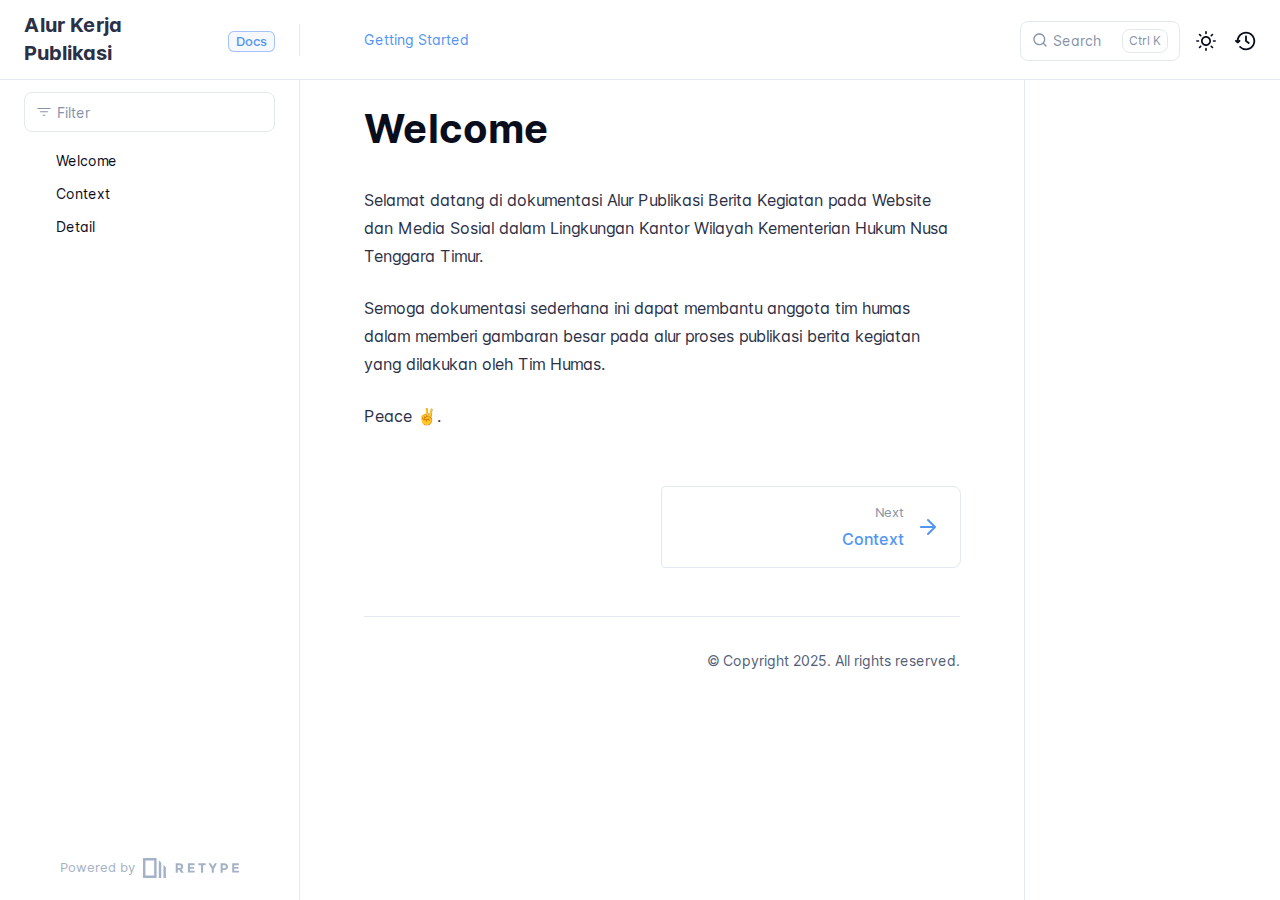
<file: docs/index.html>
<!DOCTYPE html>
<html lang="en" class="h-full">
<head>
    <meta charset="UTF-8">
    <meta name="viewport" content="width=device-width,initial-scale=1">
    <meta name="turbo-root" content="/alur-publikasi-tim-humas">
    <meta name="turbo-cache-control" content="no-cache" data-turbo-track="reload" data-track-token="3.11.0.816102897593">

    <!-- See retype.com -->
    <meta name="generator" content="Retype 3.11.0">

    <!-- Primary Meta Tags -->
    <title>Welcome</title>
    <meta name="title" content="Welcome">
    <meta name="description" content="Selamat datang di dokumentasi Alur Publikasi Berita Kegiatan pada Website dan Media Sosial dalam Lingkungan Kantor Wilayah Kementerian Hukum Nusa...">

    <!-- Canonical -->
    <link rel="canonical" href="https://irhasalif-kemenkum.github.io/alur-publikasi-tim-humas/">

    <!-- Open Graph / Facebook -->
    <meta property="og:type" content="website">
    <meta property="og:url" content="https://irhasalif-kemenkum.github.io/alur-publikasi-tim-humas/">
    <meta property="og:title" content="Welcome">
    <meta property="og:description" content="Selamat datang di dokumentasi Alur Publikasi Berita Kegiatan pada Website dan Media Sosial dalam Lingkungan Kantor Wilayah Kementerian Hukum Nusa...">

    <!-- Twitter -->
    <meta property="twitter:card" content="summary_large_image">
    <meta property="twitter:url" content="https://irhasalif-kemenkum.github.io/alur-publikasi-tim-humas/">
    <meta property="twitter:title" content="Welcome">
    <meta property="twitter:description" content="Selamat datang di dokumentasi Alur Publikasi Berita Kegiatan pada Website dan Media Sosial dalam Lingkungan Kantor Wilayah Kementerian Hukum Nusa...">

    <script data-cfasync="false">(function(){var cl=document.documentElement.classList,ls=localStorage.getItem("retype_scheme"),hd=cl.contains("dark"),hl=cl.contains("light"),wm=window.matchMedia&&window.matchMedia("(prefers-color-scheme: dark)").matches;if(ls==="dark"||(!ls&&wm&&!hd&&!hl)){cl.remove("light");cl.add("dark")}else if(ls==="light"||(!ls&&!wm&&!hd&&!hl)){cl.remove("dark");cl.add("light")}})();</script>

    <link href="resources/css/retype.css?v=3.11.0.816102897593" rel="stylesheet">

    <script data-cfasync="false" src="resources/js/config.js?v=3.11.0.816102897593" data-turbo-eval="false" defer></script>
    <script data-cfasync="false" src="resources/js/retype.js?v=3.11.0" data-turbo-eval="false" defer></script>
    <script id="lunr-js" data-cfasync="false" src="resources/js/lunr.js?v=3.11.0.816102897593" data-turbo-eval="false" defer></script>
</head>
<body>
    <div id="retype-app" class="relative text-base antialiased text-base-text bg-base-bg font-body">
        <div class="absolute bottom-0 left-0" style="top: 5rem; right: 50%"></div>
    
        <header id="retype-header" class="sticky top-0 z-30 flex w-full h-16 bg-header-bg border-b border-header-border md:h-20">
            <div class="container relative flex items-center justify-between pr-6 grow md:justify-start">
                <!-- Mobile menu button skeleton -->
                <button v-cloak class="skeleton retype-mobile-menu-button flex items-center justify-center shrink-0 overflow-hidden dark:text-white focus:outline-none rounded-full w-10 h-10 ml-3.5 md:hidden"><svg xmlns="http://www.w3.org/2000/svg" class="mb-px shrink-0" width="24" height="24" viewBox="0 0 24 24" role="presentation" style="margin-bottom: 0px;"><g fill="currentColor"><path d="M2 4h20v2H2zM2 11h20v2H2zM2 18h20v2H2z"></path></g></svg></button>
                <div v-cloak id="retype-sidebar-left-toggle-button"></div>
        
                <!-- Logo -->
                <div class="flex items-center justify-between h-full py-2 md:w-75">
                    <div class="flex items-center px-2 md:px-6">
                        <a id="retype-branding-logo" href="" class="flex items-center leading-snug text-xl">
                            <span class="dark:text-white font-bold line-clamp-1 md:line-clamp-2">Alur Kerja Publikasi</span>
                        </a><span id="retype-branding-label" class="inline-flex mt-1 px-2 py-1 ml-4 text-xs font-medium leading-none items-center rounded-md bg-branding-label-bg text-branding-label-text ring-1 ring-branding-label-border ring-inset md:inline-block">Docs</span>
                    </div>
        
                    <span class="hidden h-8 border-r md:inline-block border-base-border"></span>
                </div>
        
                <div class="flex justify-between md:grow">
                    <!-- Top Nav -->
                    <nav id="retype-header-nav" class="hidden md:flex">
                        <ul class="flex flex-col mb-4 md:pl-16 md:mb-0 md:flex-row md:items-center">
                            <li class="mr-6">
                                <a class="py-2 md:mb-0 inline-flex items-center text-sm whitespace-nowrap transition-colors duration-200 ease-linear md:text-header-text font-header-text-weight hover:text-header-text-hover" href="https://retype.com/guides/getting-started/">Getting Started</a>
                            </li>
        
                        </ul>
                    </nav>
        
                    <!-- Header Right Skeleton -->
                    <div v-cloak class="flex justify-end grow skeleton">
        
                        <!-- Search input mock -->
                        <div class="relative hidden w-40 lg:block lg:max-w-sm lg:ml-auto">
                            <div class="absolute flex items-center justify-center h-full pl-3 dark:text-dark-300">
                                <svg xmlns="http://www.w3.org/2000/svg" class="icon-base" width="16" height="16" viewBox="0 0 24 24" aria-labelledby="icon" role="presentation" style="margin-bottom: 1px;"><g fill="currentColor" ><path d="M21.71 20.29l-3.68-3.68A8.963 8.963 0 0020 11c0-4.96-4.04-9-9-9s-9 4.04-9 9 4.04 9 9 9c2.12 0 4.07-.74 5.61-1.97l3.68 3.68c.2.19.45.29.71.29s.51-.1.71-.29c.39-.39.39-1.03 0-1.42zM4 11c0-3.86 3.14-7 7-7s7 3.14 7 7c0 1.92-.78 3.66-2.04 4.93-.01.01-.02.01-.02.01-.01.01-.01.01-.01.02A6.98 6.98 0 0111 18c-3.86 0-7-3.14-7-7z" ></path></g></svg>
                            </div>
                            <input class="w-full h-10 placeholder-search-placeholder transition-colors duration-200 ease-in bg-search-bg border border-transparent rounded md:text-sm hover:border-search-border-hover focus:outline-none focus:border-search-border-focus" style="padding: 0.625rem 0.75rem 0.625rem 2rem" type="text" placeholder="Search">
                        </div>
        
                        <!-- Mobile search button -->
                        <div class="flex items-center justify-center w-10 h-10 lg:hidden">
                            <svg xmlns="http://www.w3.org/2000/svg" class="shrink-0 icon-base" width="20" height="20" viewBox="0 0 24 24" aria-labelledby="icon" role="presentation" style="margin-bottom: 0px;"><g fill="currentColor" ><path d="M21.71 20.29l-3.68-3.68A8.963 8.963 0 0020 11c0-4.96-4.04-9-9-9s-9 4.04-9 9 4.04 9 9 9c2.12 0 4.07-.74 5.61-1.97l3.68 3.68c.2.19.45.29.71.29s.51-.1.71-.29c.39-.39.39-1.03 0-1.42zM4 11c0-3.86 3.14-7 7-7s7 3.14 7 7c0 1.92-.78 3.66-2.04 4.93-.01.01-.02.01-.02.01-.01.01-.01.01-.01.02A6.98 6.98 0 0111 18c-3.86 0-7-3.14-7-7z" ></path></g></svg>
                        </div>
        
                        <!-- Dark mode switch placeholder -->
                        <div class="w-10 h-10 lg:ml-2"></div>
        
                        <!-- History button -->
                        <div class="flex items-center justify-center w-10 h-10" style="margin-right: -0.625rem;">
                            <svg xmlns="http://www.w3.org/2000/svg" class="shrink-0 icon-base" width="22" height="22" viewBox="0 0 24 24" aria-labelledby="icon" role="presentation" style="margin-bottom: 0px;"><g fill="currentColor" ><g ><path d="M12.01 6.01c-.55 0-1 .45-1 1V12a1 1 0 00.4.8l3 2.22a.985.985 0 001.39-.2.996.996 0 00-.21-1.4l-2.6-1.92V7.01c.02-.55-.43-1-.98-1z"></path><path d="M12.01 1.91c-5.33 0-9.69 4.16-10.05 9.4l-.29-.26a.997.997 0 10-1.34 1.48l1.97 1.79c.19.17.43.26.67.26s.48-.09.67-.26l1.97-1.79a.997.997 0 10-1.34-1.48l-.31.28c.34-4.14 3.82-7.41 8.05-7.41 4.46 0 8.08 3.63 8.08 8.09s-3.63 8.08-8.08 8.08c-2.18 0-4.22-.85-5.75-2.4a.996.996 0 10-1.42 1.4 10.02 10.02 0 007.17 2.99c5.56 0 10.08-4.52 10.08-10.08.01-5.56-4.52-10.09-10.08-10.09z"></path></g></g></svg>
                        </div>
                    </div>
        
                    <div v-cloak class="flex justify-end grow">
                        <div id="retype-mobile-search-button"></div>
                        <doc-search-desktop></doc-search-desktop>
        
                        <doc-theme-switch class="lg:ml-2"></doc-theme-switch>
                        <doc-history></doc-history>
                    </div>
                </div>
            </div>
        </header>
    
    
        <div id="retype-container" class="container relative flex bg-white">
            <!-- Sidebar Skeleton -->
            <div v-cloak class="fixed flex flex-col shrink-0 duration-300 ease-in-out bg-sidebar-left-bg border-sidebar-left-border sidebar top-20 w-75 border-r h-screen md:sticky transition-transform skeleton">
            
                <div class="flex items-center h-16 px-6">
                    <input class="w-full h-8 px-3 py-2 transition-colors duration-200 ease-linear bg-filter-bg border border-filter-border rounded shadow-none text-sm focus:outline-none focus:border-filter-border-focus" type="text" placeholder="Filter">
                </div>
            
                <div class="pl-6 mt-1 mb-4">
                    <div class="w-32 h-3 mb-4 bg-skeleton-bg rounded-full loading"></div>
                    <div class="w-48 h-3 mb-4 bg-skeleton-bg rounded-full loading"></div>
                    <div class="w-40 h-3 mb-4 bg-skeleton-bg rounded-full loading"></div>
                    <div class="w-32 h-3 mb-4 bg-skeleton-bg rounded-full loading"></div>
                    <div class="w-48 h-3 mb-4 bg-skeleton-bg rounded-full loading"></div>
                    <div class="w-40 h-3 mb-4 bg-skeleton-bg rounded-full loading"></div>
                </div>
            
                <div class="shrink-0 mt-auto bg-transparent dark:border-base-border">
                    <a class="flex items-center justify-center flex-nowrap h-16 text-gray-350 dark:text-dark-400 hover:text-gray-600 dark:hover:text-dark-300 transition-colors duration-150 ease-in docs-powered-by" target="_blank" href="https://retype.com/" rel="noopener">
                        <span class="text-xs whitespace-nowrap">Powered by</span>
                        <svg xmlns="http://www.w3.org/2000/svg" class="ml-2" fill="currentColor" width="96" height="20" overflow="visible"><path d="M0 0v20h13.59V0H0zm11.15 17.54H2.44V2.46h8.71v15.08zM15.8 20h2.44V4.67L15.8 2.22zM20.45 6.89V20h2.44V9.34z"/><g><path d="M40.16 8.44c0 1.49-.59 2.45-1.75 2.88l2.34 3.32h-2.53l-2.04-2.96h-1.43v2.96h-2.06V5.36h3.5c1.43 0 2.46.24 3.07.73s.9 1.27.9 2.35zm-2.48 1.1c.26-.23.38-.59.38-1.09 0-.5-.13-.84-.4-1.03s-.73-.28-1.39-.28h-1.54v2.75h1.5c.72 0 1.2-.12 1.45-.35zM51.56 5.36V7.2h-4.59v1.91h4.13v1.76h-4.13v1.92h4.74v1.83h-6.79V5.36h6.64zM60.09 7.15v7.48h-2.06V7.15h-2.61V5.36h7.28v1.79h-2.61zM70.81 14.64h-2.06v-3.66l-3.19-5.61h2.23l1.99 3.45 1.99-3.45H74l-3.19 5.61v3.66zM83.99 6.19c.65.55.97 1.4.97 2.55s-.33 1.98-1 2.51-1.68.8-3.04.8h-1.23v2.59h-2.06V5.36h3.26c1.42 0 2.45.28 3.1.83zm-1.51 3.65c.25-.28.37-.69.37-1.22s-.16-.92-.48-1.14c-.32-.23-.82-.34-1.5-.34H79.7v3.12h1.38c.68 0 1.15-.14 1.4-.42zM95.85 5.36V7.2h-4.59v1.91h4.13v1.76h-4.13v1.92H96v1.83h-6.79V5.36h6.64z"/></g></svg>
                    </a>
                </div>
            </div>
            
            <!-- Sidebar component -->
            <doc-sidebar v-cloak>
                <template #sidebar-footer>
                    <div class="shrink-0 mt-auto border-t md:bg-transparent md:border-none dark:border-base-border">
            
                        <div class="py-3 px-6 md:hidden border-b dark:border-base-border">
                            <nav>
                                <ul class="flex flex-wrap justify-center items-center">
                                    <li class="mr-6">
                                        <a class="block py-1 inline-flex items-center text-sm whitespace-nowrap transition-colors duration-200 ease-linear md:text-header-text font-header-text-weight hover:text-header-text-hover" href="https://retype.com/guides/getting-started/">Getting Started</a>
                                    </li>
            
                                </ul>
                            </nav>
                        </div>
            
                        <a class="flex items-center justify-center flex-nowrap h-16 text-gray-350 dark:text-dark-400 hover:text-gray-600 dark:hover:text-dark-300 transition-colors duration-150 ease-in docs-powered-by" target="_blank" href="https://retype.com/" rel="noopener">
                            <span class="text-xs whitespace-nowrap">Powered by</span>
                            <svg xmlns="http://www.w3.org/2000/svg" class="ml-2" fill="currentColor" width="96" height="20" overflow="visible"><path d="M0 0v20h13.59V0H0zm11.15 17.54H2.44V2.46h8.71v15.08zM15.8 20h2.44V4.67L15.8 2.22zM20.45 6.89V20h2.44V9.34z"/><g><path d="M40.16 8.44c0 1.49-.59 2.45-1.75 2.88l2.34 3.32h-2.53l-2.04-2.96h-1.43v2.96h-2.06V5.36h3.5c1.43 0 2.46.24 3.07.73s.9 1.27.9 2.35zm-2.48 1.1c.26-.23.38-.59.38-1.09 0-.5-.13-.84-.4-1.03s-.73-.28-1.39-.28h-1.54v2.75h1.5c.72 0 1.2-.12 1.45-.35zM51.56 5.36V7.2h-4.59v1.91h4.13v1.76h-4.13v1.92h4.74v1.83h-6.79V5.36h6.64zM60.09 7.15v7.48h-2.06V7.15h-2.61V5.36h7.28v1.79h-2.61zM70.81 14.64h-2.06v-3.66l-3.19-5.61h2.23l1.99 3.45 1.99-3.45H74l-3.19 5.61v3.66zM83.99 6.19c.65.55.97 1.4.97 2.55s-.33 1.98-1 2.51-1.68.8-3.04.8h-1.23v2.59h-2.06V5.36h3.26c1.42 0 2.45.28 3.1.83zm-1.51 3.65c.25-.28.37-.69.37-1.22s-.16-.92-.48-1.14c-.32-.23-.82-.34-1.5-.34H79.7v3.12h1.38c.68 0 1.15-.14 1.4-.42zM95.85 5.36V7.2h-4.59v1.91h4.13v1.76h-4.13v1.92H96v1.83h-6.79V5.36h6.64z"/></g></svg>
                        </a>
                    </div>
                </template>
            </doc-sidebar>
    
            <div class="grow min-w-0 bg-body-bg">
                <!-- Render "toolbar" template here on api pages --><!-- Render page content -->
                <div class="flex">
                    <div id="retype-main" class="min-w-0 p-4 grow md:px-16">
                        <main class="relative pb-12 lg:pt-2">
                            <div class="retype-markdown" id="retype-content">
                                <!-- Rendered if sidebar right is enabled -->
                                <div id="retype-sidebar-right-toggle"></div>
                                <!-- Page content  -->
<doc-anchor-target id="welcome" class="break-words">
    <h1>
        <doc-anchor-trigger class="header-anchor-trigger" to="#welcome">#</doc-anchor-trigger>
        <span>Welcome</span>
    </h1>
</doc-anchor-target>
<p>Selamat datang di dokumentasi Alur Publikasi Berita Kegiatan pada Website dan Media Sosial dalam Lingkungan Kantor Wilayah Kementerian Hukum Nusa Tenggara Timur.</p>
<p>Semoga dokumentasi sederhana ini dapat membantu anggota tim humas dalam memberi gambaran besar pada alur proses publikasi berita kegiatan yang dilakukan oleh Tim Humas.</p>
<p>Peace <span class="docs-emoji">&#x270C;&#xFE0F;</span>.</p>

                                
                                <!-- Required only on API pages -->
                                <doc-toolbar-member-filter-no-results></doc-toolbar-member-filter-no-results>
                            </div>
                            <footer id="retype-content-footer" class="clear-both">
                            
                                <nav id="retype-nextprev" class="print:hidden flex mt-14">
                                    <div class="w-1/2">
                                    </div>
                            
                                    <div class="w-1/2">
                                        <a class="px-5 py-4 -mx-px h-full flex items-center justify-end break-normal font-medium text-body-link border border-base-border hover:border-base-border-hover rounded-l rounded-r-lg transition-colors duration-150 relative hover:z-5" href="context/">
                                            <span>
                                                <span class="block text-xs font-normal text-right text-base-text-muted">Next</span>
                                                <span class="block mt-1">Context</span>
                                            </span>
                                            <svg xmlns="http://www.w3.org/2000/svg" class="ml-3" width="24" height="24" viewBox="0 0 24 24" fill="currentColor" overflow="visible"><path d="M19.92 12.38a1 1 0 00-.22-1.09l-7-7a.996.996 0 10-1.41 1.41l5.3 5.3H5c-.55 0-1 .45-1 1s.45 1 1 1h11.59l-5.29 5.29a.996.996 0 000 1.41c.19.2.44.3.7.3s.51-.1.71-.29l7-7c.09-.09.16-.21.21-.33z" /><path fill="none" d="M0 0h24v24H0z" /></svg>
                                        </a>
                                    </div>
                                </nav>
                            </footer>
                        </main>
                
                        <div id="retype-page-footer" class="print:border-none border-t border-base-border pt-6 mb-8">
                            <footer class="flex flex-wrap items-center justify-between print:justify-center">
                                <div id="retype-footer-links" class="print:hidden">
                                    <ul class="flex flex-wrap items-center text-sm">
                                    </ul>
                                </div>
                                <div id="retype-copyright" class="print:justify-center py-2 text-footer-text font-footer-link-weight text-sm leading-relaxed"><p>© Copyright 2025. All rights reserved.</p></div>
                            </footer>
                        </div>
                    </div>
                
                    <!-- Rendered if sidebar right is enabled -->
                    <!-- Sidebar right skeleton-->
                    <div v-cloak class="fixed top-0 bottom-0 right-0 translate-x-full bg-sidebar-right-bg border-sidebar-right-border lg:sticky lg:border-l lg:shrink-0 lg:pt-6 lg:transform-none sm:w-1/2 lg:w-64 lg:z-0 md:w-104 sidebar-right skeleton">
                        <div class="pl-5">
                            <div class="w-32 h-3 mb-4 bg-skeleton-bg rounded-full loading"></div>
                            <div class="w-48 h-3 mb-4 bg-skeleton-bg rounded-full loading"></div>
                            <div class="w-40 h-3 mb-4 bg-skeleton-bg rounded-full loading"></div>
                        </div>
                    </div>
                
                    <!-- User should be able to hide sidebar right -->
                    <doc-sidebar-right v-cloak></doc-sidebar-right>
                </div>

            </div>
        </div>
    
        <doc-search-mobile></doc-search-mobile>
        <doc-back-to-top></doc-back-to-top>
    </div>


    <div id="retype-overlay-target"></div>

    <script data-cfasync="false">window.__DOCS__ = { "title": "Welcome", isRoot: true, level: 0, icon: "file", hasPrism: false, hasMermaid: false, hasMath: false, tocDepth: 23 }</script>
</body>
</html>
</file>
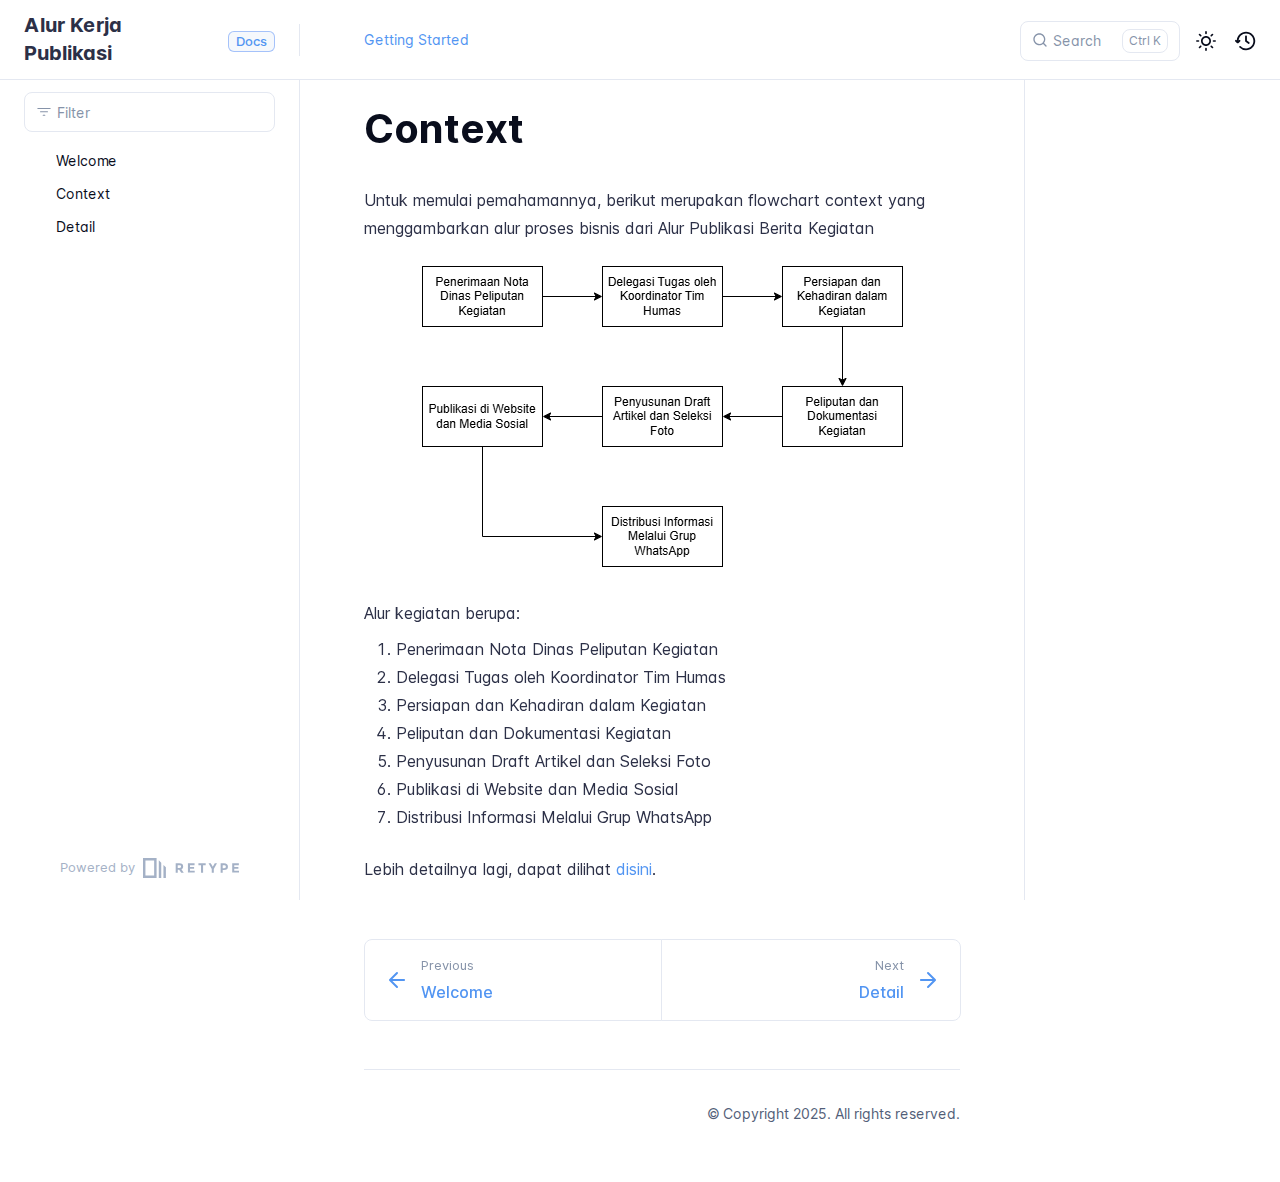
<file: docs/context/index.html>
<!DOCTYPE html>
<html lang="en" class="h-full">
<head>
    <meta charset="UTF-8">
    <meta name="viewport" content="width=device-width,initial-scale=1">
    <meta name="turbo-root" content="/alur-publikasi-tim-humas">
    <meta name="turbo-cache-control" content="no-cache" data-turbo-track="reload" data-track-token="3.11.0.816102897593">

    <!-- See retype.com -->
    <meta name="generator" content="Retype 3.11.0">

    <!-- Primary Meta Tags -->
    <title>Context</title>
    <meta name="title" content="Context">
    <meta name="description" content="Untuk memulai pemahamannya, berikut merupakan flowchart context yang menggambarkan alur proses bisnis dari Alur Publikasi Berita Kegiatan">

    <!-- Canonical -->
    <link rel="canonical" href="https://irhasalif-kemenkum.github.io/alur-publikasi-tim-humas/context/">

    <!-- Open Graph / Facebook -->
    <meta property="og:type" content="website">
    <meta property="og:url" content="https://irhasalif-kemenkum.github.io/alur-publikasi-tim-humas/context/">
    <meta property="og:title" content="Context">
    <meta property="og:description" content="Untuk memulai pemahamannya, berikut merupakan flowchart context yang menggambarkan alur proses bisnis dari Alur Publikasi Berita Kegiatan">
    <meta property="og:image" content="https://irhasalif-kemenkum.github.io/alur-publikasi-tim-humas/static/flowchart-alur-publikasi-berita-kegiatan.png">

    <!-- Twitter -->
    <meta property="twitter:card" content="summary_large_image">
    <meta property="twitter:url" content="https://irhasalif-kemenkum.github.io/alur-publikasi-tim-humas/context/">
    <meta property="twitter:title" content="Context">
    <meta property="twitter:description" content="Untuk memulai pemahamannya, berikut merupakan flowchart context yang menggambarkan alur proses bisnis dari Alur Publikasi Berita Kegiatan">
    <meta property="twitter:image" content="https://irhasalif-kemenkum.github.io/alur-publikasi-tim-humas/static/flowchart-alur-publikasi-berita-kegiatan.png">

    <script data-cfasync="false">(function(){var cl=document.documentElement.classList,ls=localStorage.getItem("retype_scheme"),hd=cl.contains("dark"),hl=cl.contains("light"),wm=window.matchMedia&&window.matchMedia("(prefers-color-scheme: dark)").matches;if(ls==="dark"||(!ls&&wm&&!hd&&!hl)){cl.remove("light");cl.add("dark")}else if(ls==="light"||(!ls&&!wm&&!hd&&!hl)){cl.remove("dark");cl.add("light")}})();</script>

    <link href="../resources/css/retype.css?v=3.11.0.816102897593" rel="stylesheet">

    <script data-cfasync="false" src="../resources/js/config.js?v=3.11.0.816102897593" data-turbo-eval="false" defer></script>
    <script data-cfasync="false" src="../resources/js/retype.js?v=3.11.0" data-turbo-eval="false" defer></script>
    <script id="lunr-js" data-cfasync="false" src="../resources/js/lunr.js?v=3.11.0.816102897593" data-turbo-eval="false" defer></script>
</head>
<body>
    <div id="retype-app" class="relative text-base antialiased text-base-text bg-base-bg font-body">
        <div class="absolute bottom-0 left-0" style="top: 5rem; right: 50%"></div>
    
        <header id="retype-header" class="sticky top-0 z-30 flex w-full h-16 bg-header-bg border-b border-header-border md:h-20">
            <div class="container relative flex items-center justify-between pr-6 grow md:justify-start">
                <!-- Mobile menu button skeleton -->
                <button v-cloak class="skeleton retype-mobile-menu-button flex items-center justify-center shrink-0 overflow-hidden dark:text-white focus:outline-none rounded-full w-10 h-10 ml-3.5 md:hidden"><svg xmlns="http://www.w3.org/2000/svg" class="mb-px shrink-0" width="24" height="24" viewBox="0 0 24 24" role="presentation" style="margin-bottom: 0px;"><g fill="currentColor"><path d="M2 4h20v2H2zM2 11h20v2H2zM2 18h20v2H2z"></path></g></svg></button>
                <div v-cloak id="retype-sidebar-left-toggle-button"></div>
        
                <!-- Logo -->
                <div class="flex items-center justify-between h-full py-2 md:w-75">
                    <div class="flex items-center px-2 md:px-6">
                        <a id="retype-branding-logo" href="../" class="flex items-center leading-snug text-xl">
                            <span class="dark:text-white font-bold line-clamp-1 md:line-clamp-2">Alur Kerja Publikasi</span>
                        </a><span id="retype-branding-label" class="inline-flex mt-1 px-2 py-1 ml-4 text-xs font-medium leading-none items-center rounded-md bg-branding-label-bg text-branding-label-text ring-1 ring-branding-label-border ring-inset md:inline-block">Docs</span>
                    </div>
        
                    <span class="hidden h-8 border-r md:inline-block border-base-border"></span>
                </div>
        
                <div class="flex justify-between md:grow">
                    <!-- Top Nav -->
                    <nav id="retype-header-nav" class="hidden md:flex">
                        <ul class="flex flex-col mb-4 md:pl-16 md:mb-0 md:flex-row md:items-center">
                            <li class="mr-6">
                                <a class="py-2 md:mb-0 inline-flex items-center text-sm whitespace-nowrap transition-colors duration-200 ease-linear md:text-header-text font-header-text-weight hover:text-header-text-hover" href="https://retype.com/guides/getting-started/">Getting Started</a>
                            </li>
        
                        </ul>
                    </nav>
        
                    <!-- Header Right Skeleton -->
                    <div v-cloak class="flex justify-end grow skeleton">
        
                        <!-- Search input mock -->
                        <div class="relative hidden w-40 lg:block lg:max-w-sm lg:ml-auto">
                            <div class="absolute flex items-center justify-center h-full pl-3 dark:text-dark-300">
                                <svg xmlns="http://www.w3.org/2000/svg" class="icon-base" width="16" height="16" viewBox="0 0 24 24" aria-labelledby="icon" role="presentation" style="margin-bottom: 1px;"><g fill="currentColor" ><path d="M21.71 20.29l-3.68-3.68A8.963 8.963 0 0020 11c0-4.96-4.04-9-9-9s-9 4.04-9 9 4.04 9 9 9c2.12 0 4.07-.74 5.61-1.97l3.68 3.68c.2.19.45.29.71.29s.51-.1.71-.29c.39-.39.39-1.03 0-1.42zM4 11c0-3.86 3.14-7 7-7s7 3.14 7 7c0 1.92-.78 3.66-2.04 4.93-.01.01-.02.01-.02.01-.01.01-.01.01-.01.02A6.98 6.98 0 0111 18c-3.86 0-7-3.14-7-7z" ></path></g></svg>
                            </div>
                            <input class="w-full h-10 placeholder-search-placeholder transition-colors duration-200 ease-in bg-search-bg border border-transparent rounded md:text-sm hover:border-search-border-hover focus:outline-none focus:border-search-border-focus" style="padding: 0.625rem 0.75rem 0.625rem 2rem" type="text" placeholder="Search">
                        </div>
        
                        <!-- Mobile search button -->
                        <div class="flex items-center justify-center w-10 h-10 lg:hidden">
                            <svg xmlns="http://www.w3.org/2000/svg" class="shrink-0 icon-base" width="20" height="20" viewBox="0 0 24 24" aria-labelledby="icon" role="presentation" style="margin-bottom: 0px;"><g fill="currentColor" ><path d="M21.71 20.29l-3.68-3.68A8.963 8.963 0 0020 11c0-4.96-4.04-9-9-9s-9 4.04-9 9 4.04 9 9 9c2.12 0 4.07-.74 5.61-1.97l3.68 3.68c.2.19.45.29.71.29s.51-.1.71-.29c.39-.39.39-1.03 0-1.42zM4 11c0-3.86 3.14-7 7-7s7 3.14 7 7c0 1.92-.78 3.66-2.04 4.93-.01.01-.02.01-.02.01-.01.01-.01.01-.01.02A6.98 6.98 0 0111 18c-3.86 0-7-3.14-7-7z" ></path></g></svg>
                        </div>
        
                        <!-- Dark mode switch placeholder -->
                        <div class="w-10 h-10 lg:ml-2"></div>
        
                        <!-- History button -->
                        <div class="flex items-center justify-center w-10 h-10" style="margin-right: -0.625rem;">
                            <svg xmlns="http://www.w3.org/2000/svg" class="shrink-0 icon-base" width="22" height="22" viewBox="0 0 24 24" aria-labelledby="icon" role="presentation" style="margin-bottom: 0px;"><g fill="currentColor" ><g ><path d="M12.01 6.01c-.55 0-1 .45-1 1V12a1 1 0 00.4.8l3 2.22a.985.985 0 001.39-.2.996.996 0 00-.21-1.4l-2.6-1.92V7.01c.02-.55-.43-1-.98-1z"></path><path d="M12.01 1.91c-5.33 0-9.69 4.16-10.05 9.4l-.29-.26a.997.997 0 10-1.34 1.48l1.97 1.79c.19.17.43.26.67.26s.48-.09.67-.26l1.97-1.79a.997.997 0 10-1.34-1.48l-.31.28c.34-4.14 3.82-7.41 8.05-7.41 4.46 0 8.08 3.63 8.08 8.09s-3.63 8.08-8.08 8.08c-2.18 0-4.22-.85-5.75-2.4a.996.996 0 10-1.42 1.4 10.02 10.02 0 007.17 2.99c5.56 0 10.08-4.52 10.08-10.08.01-5.56-4.52-10.09-10.08-10.09z"></path></g></g></svg>
                        </div>
                    </div>
        
                    <div v-cloak class="flex justify-end grow">
                        <div id="retype-mobile-search-button"></div>
                        <doc-search-desktop></doc-search-desktop>
        
                        <doc-theme-switch class="lg:ml-2"></doc-theme-switch>
                        <doc-history></doc-history>
                    </div>
                </div>
            </div>
        </header>
    
    
        <div id="retype-container" class="container relative flex bg-white">
            <!-- Sidebar Skeleton -->
            <div v-cloak class="fixed flex flex-col shrink-0 duration-300 ease-in-out bg-sidebar-left-bg border-sidebar-left-border sidebar top-20 w-75 border-r h-screen md:sticky transition-transform skeleton">
            
                <div class="flex items-center h-16 px-6">
                    <input class="w-full h-8 px-3 py-2 transition-colors duration-200 ease-linear bg-filter-bg border border-filter-border rounded shadow-none text-sm focus:outline-none focus:border-filter-border-focus" type="text" placeholder="Filter">
                </div>
            
                <div class="pl-6 mt-1 mb-4">
                    <div class="w-32 h-3 mb-4 bg-skeleton-bg rounded-full loading"></div>
                    <div class="w-48 h-3 mb-4 bg-skeleton-bg rounded-full loading"></div>
                    <div class="w-40 h-3 mb-4 bg-skeleton-bg rounded-full loading"></div>
                    <div class="w-32 h-3 mb-4 bg-skeleton-bg rounded-full loading"></div>
                    <div class="w-48 h-3 mb-4 bg-skeleton-bg rounded-full loading"></div>
                    <div class="w-40 h-3 mb-4 bg-skeleton-bg rounded-full loading"></div>
                </div>
            
                <div class="shrink-0 mt-auto bg-transparent dark:border-base-border">
                    <a class="flex items-center justify-center flex-nowrap h-16 text-gray-350 dark:text-dark-400 hover:text-gray-600 dark:hover:text-dark-300 transition-colors duration-150 ease-in docs-powered-by" target="_blank" href="https://retype.com/" rel="noopener">
                        <span class="text-xs whitespace-nowrap">Powered by</span>
                        <svg xmlns="http://www.w3.org/2000/svg" class="ml-2" fill="currentColor" width="96" height="20" overflow="visible"><path d="M0 0v20h13.59V0H0zm11.15 17.54H2.44V2.46h8.71v15.08zM15.8 20h2.44V4.67L15.8 2.22zM20.45 6.89V20h2.44V9.34z"/><g><path d="M40.16 8.44c0 1.49-.59 2.45-1.75 2.88l2.34 3.32h-2.53l-2.04-2.96h-1.43v2.96h-2.06V5.36h3.5c1.43 0 2.46.24 3.07.73s.9 1.27.9 2.35zm-2.48 1.1c.26-.23.38-.59.38-1.09 0-.5-.13-.84-.4-1.03s-.73-.28-1.39-.28h-1.54v2.75h1.5c.72 0 1.2-.12 1.45-.35zM51.56 5.36V7.2h-4.59v1.91h4.13v1.76h-4.13v1.92h4.74v1.83h-6.79V5.36h6.64zM60.09 7.15v7.48h-2.06V7.15h-2.61V5.36h7.28v1.79h-2.61zM70.81 14.64h-2.06v-3.66l-3.19-5.61h2.23l1.99 3.45 1.99-3.45H74l-3.19 5.61v3.66zM83.99 6.19c.65.55.97 1.4.97 2.55s-.33 1.98-1 2.51-1.68.8-3.04.8h-1.23v2.59h-2.06V5.36h3.26c1.42 0 2.45.28 3.1.83zm-1.51 3.65c.25-.28.37-.69.37-1.22s-.16-.92-.48-1.14c-.32-.23-.82-.34-1.5-.34H79.7v3.12h1.38c.68 0 1.15-.14 1.4-.42zM95.85 5.36V7.2h-4.59v1.91h4.13v1.76h-4.13v1.92H96v1.83h-6.79V5.36h6.64z"/></g></svg>
                    </a>
                </div>
            </div>
            
            <!-- Sidebar component -->
            <doc-sidebar v-cloak>
                <template #sidebar-footer>
                    <div class="shrink-0 mt-auto border-t md:bg-transparent md:border-none dark:border-base-border">
            
                        <div class="py-3 px-6 md:hidden border-b dark:border-base-border">
                            <nav>
                                <ul class="flex flex-wrap justify-center items-center">
                                    <li class="mr-6">
                                        <a class="block py-1 inline-flex items-center text-sm whitespace-nowrap transition-colors duration-200 ease-linear md:text-header-text font-header-text-weight hover:text-header-text-hover" href="https://retype.com/guides/getting-started/">Getting Started</a>
                                    </li>
            
                                </ul>
                            </nav>
                        </div>
            
                        <a class="flex items-center justify-center flex-nowrap h-16 text-gray-350 dark:text-dark-400 hover:text-gray-600 dark:hover:text-dark-300 transition-colors duration-150 ease-in docs-powered-by" target="_blank" href="https://retype.com/" rel="noopener">
                            <span class="text-xs whitespace-nowrap">Powered by</span>
                            <svg xmlns="http://www.w3.org/2000/svg" class="ml-2" fill="currentColor" width="96" height="20" overflow="visible"><path d="M0 0v20h13.59V0H0zm11.15 17.54H2.44V2.46h8.71v15.08zM15.8 20h2.44V4.67L15.8 2.22zM20.45 6.89V20h2.44V9.34z"/><g><path d="M40.16 8.44c0 1.49-.59 2.45-1.75 2.88l2.34 3.32h-2.53l-2.04-2.96h-1.43v2.96h-2.06V5.36h3.5c1.43 0 2.46.24 3.07.73s.9 1.27.9 2.35zm-2.48 1.1c.26-.23.38-.59.38-1.09 0-.5-.13-.84-.4-1.03s-.73-.28-1.39-.28h-1.54v2.75h1.5c.72 0 1.2-.12 1.45-.35zM51.56 5.36V7.2h-4.59v1.91h4.13v1.76h-4.13v1.92h4.74v1.83h-6.79V5.36h6.64zM60.09 7.15v7.48h-2.06V7.15h-2.61V5.36h7.28v1.79h-2.61zM70.81 14.64h-2.06v-3.66l-3.19-5.61h2.23l1.99 3.45 1.99-3.45H74l-3.19 5.61v3.66zM83.99 6.19c.65.55.97 1.4.97 2.55s-.33 1.98-1 2.51-1.68.8-3.04.8h-1.23v2.59h-2.06V5.36h3.26c1.42 0 2.45.28 3.1.83zm-1.51 3.65c.25-.28.37-.69.37-1.22s-.16-.92-.48-1.14c-.32-.23-.82-.34-1.5-.34H79.7v3.12h1.38c.68 0 1.15-.14 1.4-.42zM95.85 5.36V7.2h-4.59v1.91h4.13v1.76h-4.13v1.92H96v1.83h-6.79V5.36h6.64z"/></g></svg>
                        </a>
                    </div>
                </template>
            </doc-sidebar>
    
            <div class="grow min-w-0 bg-body-bg">
                <!-- Render "toolbar" template here on api pages --><!-- Render page content -->
                <div class="flex">
                    <div id="retype-main" class="min-w-0 p-4 grow md:px-16">
                        <main class="relative pb-12 lg:pt-2">
                            <div class="retype-markdown" id="retype-content">
                                <!-- Rendered if sidebar right is enabled -->
                                <div id="retype-sidebar-right-toggle"></div>
                                <!-- Page content  -->
<doc-anchor-target id="context" class="break-words">
    <h1>
        <doc-anchor-trigger class="header-anchor-trigger" to="#context">#</doc-anchor-trigger>
        <span>Context</span>
    </h1>
</doc-anchor-target>
<p>Untuk memulai pemahamannya, berikut merupakan flowchart context yang menggambarkan alur proses bisnis dari Alur Publikasi Berita Kegiatan</p>
<p><figure class="content-center">
    <img src="../static/flowchart-alur-publikasi-berita-kegiatan.png" alt="" class="rounded-image-rounded border-image-border border-image-border-width" />
    <figcaption class="caption"></figcaption>
</figure>
</p>
<p>Alur kegiatan berupa:</p>
<ol>
<li>Penerimaan Nota Dinas Peliputan Kegiatan</li>
<li>Delegasi Tugas oleh Koordinator Tim Humas</li>
<li>Persiapan dan Kehadiran dalam Kegiatan</li>
<li>Peliputan dan Dokumentasi Kegiatan</li>
<li>Penyusunan Draft Artikel dan Seleksi Foto</li>
<li>Publikasi di Website dan Media Sosial</li>
<li>Distribusi Informasi Melalui Grup WhatsApp</li>
</ol>
<p>Lebih detailnya lagi, dapat dilihat <a href="../detail/">disini</a>.</p>

                                
                                <!-- Required only on API pages -->
                                <doc-toolbar-member-filter-no-results></doc-toolbar-member-filter-no-results>
                            </div>
                            <footer id="retype-content-footer" class="clear-both">
                            
                                <nav id="retype-nextprev" class="print:hidden flex mt-14">
                                    <div class="w-1/2">
                                        <a class="px-5 py-4 h-full flex items-center break-normal font-medium text-body-link border border-base-border hover:border-base-border-hover rounded-l-lg transition-colors duration-150 relative hover:z-5" href="../">
                                            <svg xmlns="http://www.w3.org/2000/svg" class="mr-3" width="24" height="24" viewBox="0 0 24 24" fill="currentColor" overflow="visible"><path d="M19 11H7.41l5.29-5.29a.996.996 0 10-1.41-1.41l-7 7a1 1 0 000 1.42l7 7a1.024 1.024 0 001.42-.01.996.996 0 000-1.41L7.41 13H19c.55 0 1-.45 1-1s-.45-1-1-1z" /><path fill="none" d="M0 0h24v24H0z" /></svg>
                                            <span>
                                                <span class="block text-xs font-normal text-base-text-muted">Previous</span>
                                                <span class="block mt-1">Welcome</span>
                                            </span>
                                        </a>
                                    </div>
                            
                                    <div class="w-1/2">
                                        <a class="px-5 py-4 -mx-px h-full flex items-center justify-end break-normal font-medium text-body-link border border-base-border hover:border-base-border-hover rounded-r-lg transition-colors duration-150 relative hover:z-5" href="../detail/">
                                            <span>
                                                <span class="block text-xs font-normal text-right text-base-text-muted">Next</span>
                                                <span class="block mt-1">Detail</span>
                                            </span>
                                            <svg xmlns="http://www.w3.org/2000/svg" class="ml-3" width="24" height="24" viewBox="0 0 24 24" fill="currentColor" overflow="visible"><path d="M19.92 12.38a1 1 0 00-.22-1.09l-7-7a.996.996 0 10-1.41 1.41l5.3 5.3H5c-.55 0-1 .45-1 1s.45 1 1 1h11.59l-5.29 5.29a.996.996 0 000 1.41c.19.2.44.3.7.3s.51-.1.71-.29l7-7c.09-.09.16-.21.21-.33z" /><path fill="none" d="M0 0h24v24H0z" /></svg>
                                        </a>
                                    </div>
                                </nav>
                            </footer>
                        </main>
                
                        <div id="retype-page-footer" class="print:border-none border-t border-base-border pt-6 mb-8">
                            <footer class="flex flex-wrap items-center justify-between print:justify-center">
                                <div id="retype-footer-links" class="print:hidden">
                                    <ul class="flex flex-wrap items-center text-sm">
                                    </ul>
                                </div>
                                <div id="retype-copyright" class="print:justify-center py-2 text-footer-text font-footer-link-weight text-sm leading-relaxed"><p>© Copyright 2025. All rights reserved.</p></div>
                            </footer>
                        </div>
                    </div>
                
                    <!-- Rendered if sidebar right is enabled -->
                    <!-- Sidebar right skeleton-->
                    <div v-cloak class="fixed top-0 bottom-0 right-0 translate-x-full bg-sidebar-right-bg border-sidebar-right-border lg:sticky lg:border-l lg:shrink-0 lg:pt-6 lg:transform-none sm:w-1/2 lg:w-64 lg:z-0 md:w-104 sidebar-right skeleton">
                        <div class="pl-5">
                            <div class="w-32 h-3 mb-4 bg-skeleton-bg rounded-full loading"></div>
                            <div class="w-48 h-3 mb-4 bg-skeleton-bg rounded-full loading"></div>
                            <div class="w-40 h-3 mb-4 bg-skeleton-bg rounded-full loading"></div>
                        </div>
                    </div>
                
                    <!-- User should be able to hide sidebar right -->
                    <doc-sidebar-right v-cloak></doc-sidebar-right>
                </div>

            </div>
        </div>
    
        <doc-search-mobile></doc-search-mobile>
        <doc-back-to-top></doc-back-to-top>
    </div>


    <div id="retype-overlay-target"></div>

    <script data-cfasync="false">window.__DOCS__ = { "title": "Context", level: 1, icon: "file", hasPrism: false, hasMermaid: false, hasMath: false, tocDepth: 23 }</script>
</body>
</html>
</file>
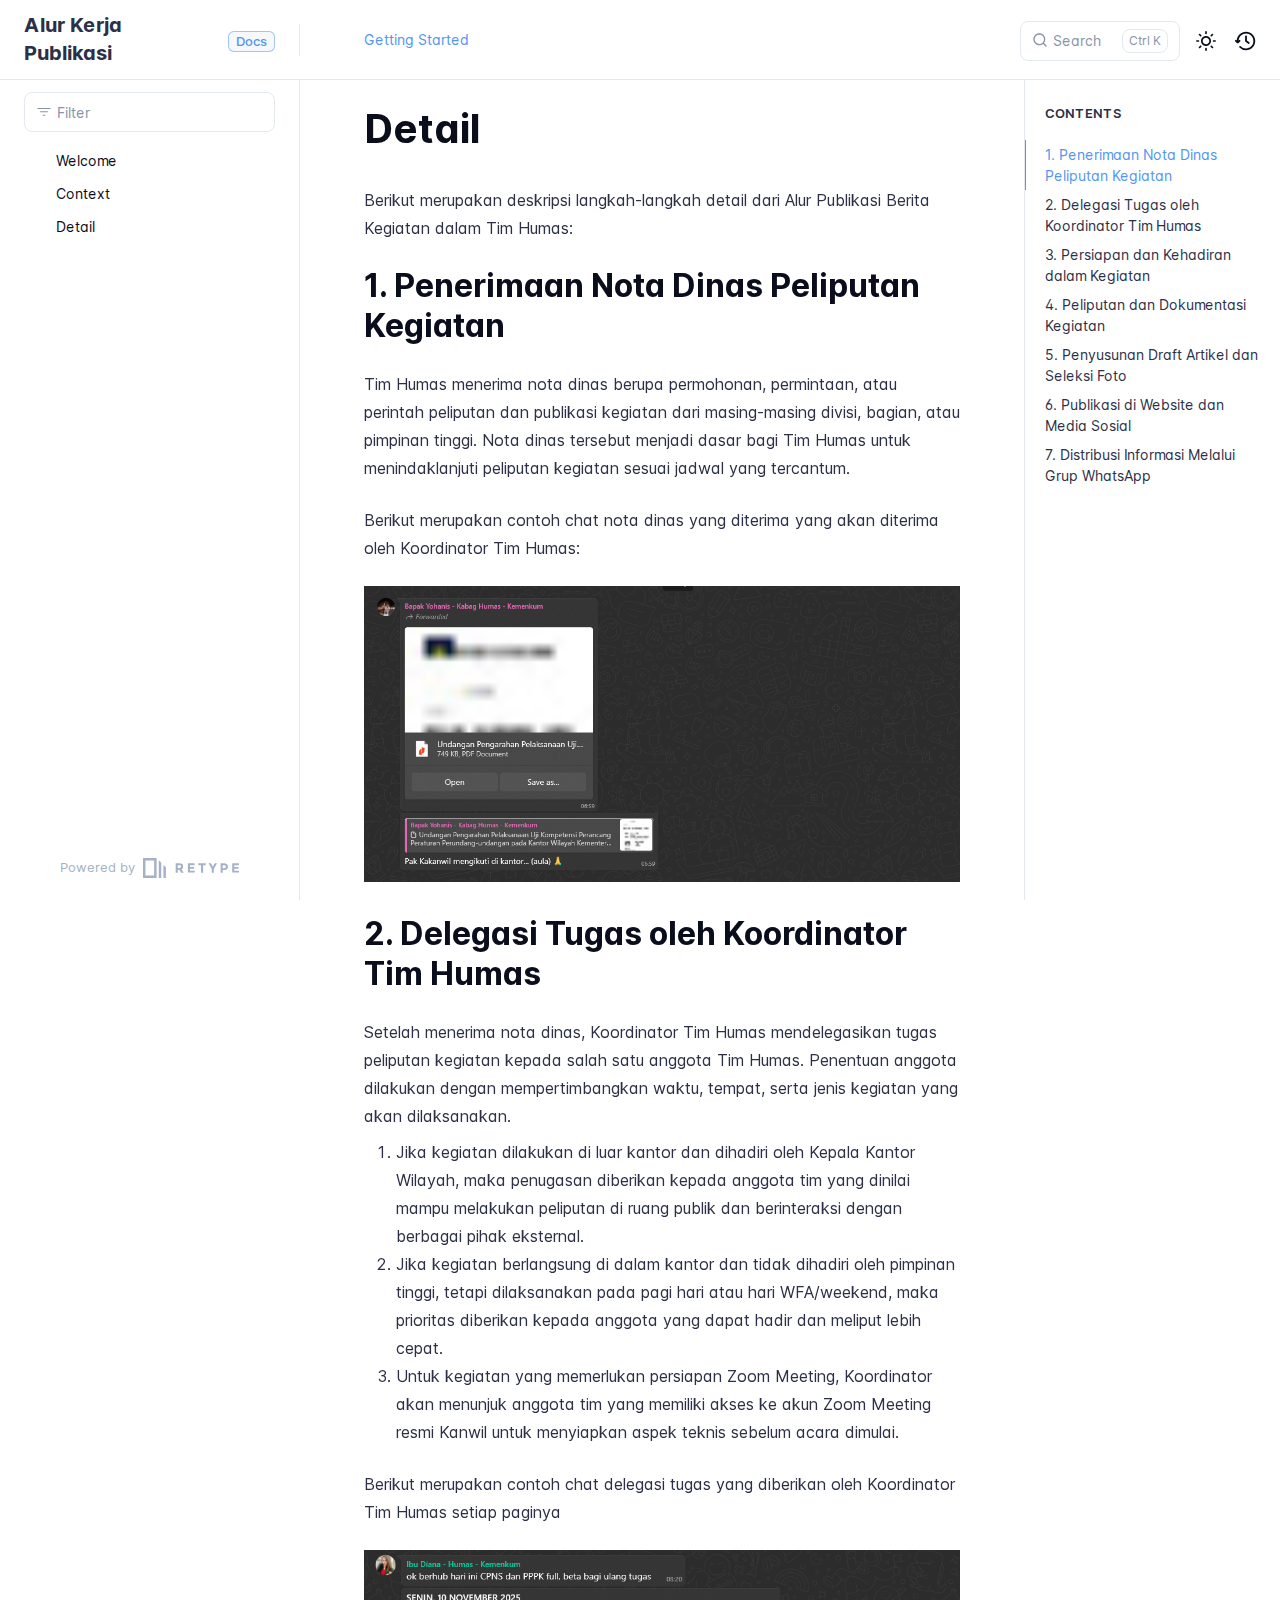
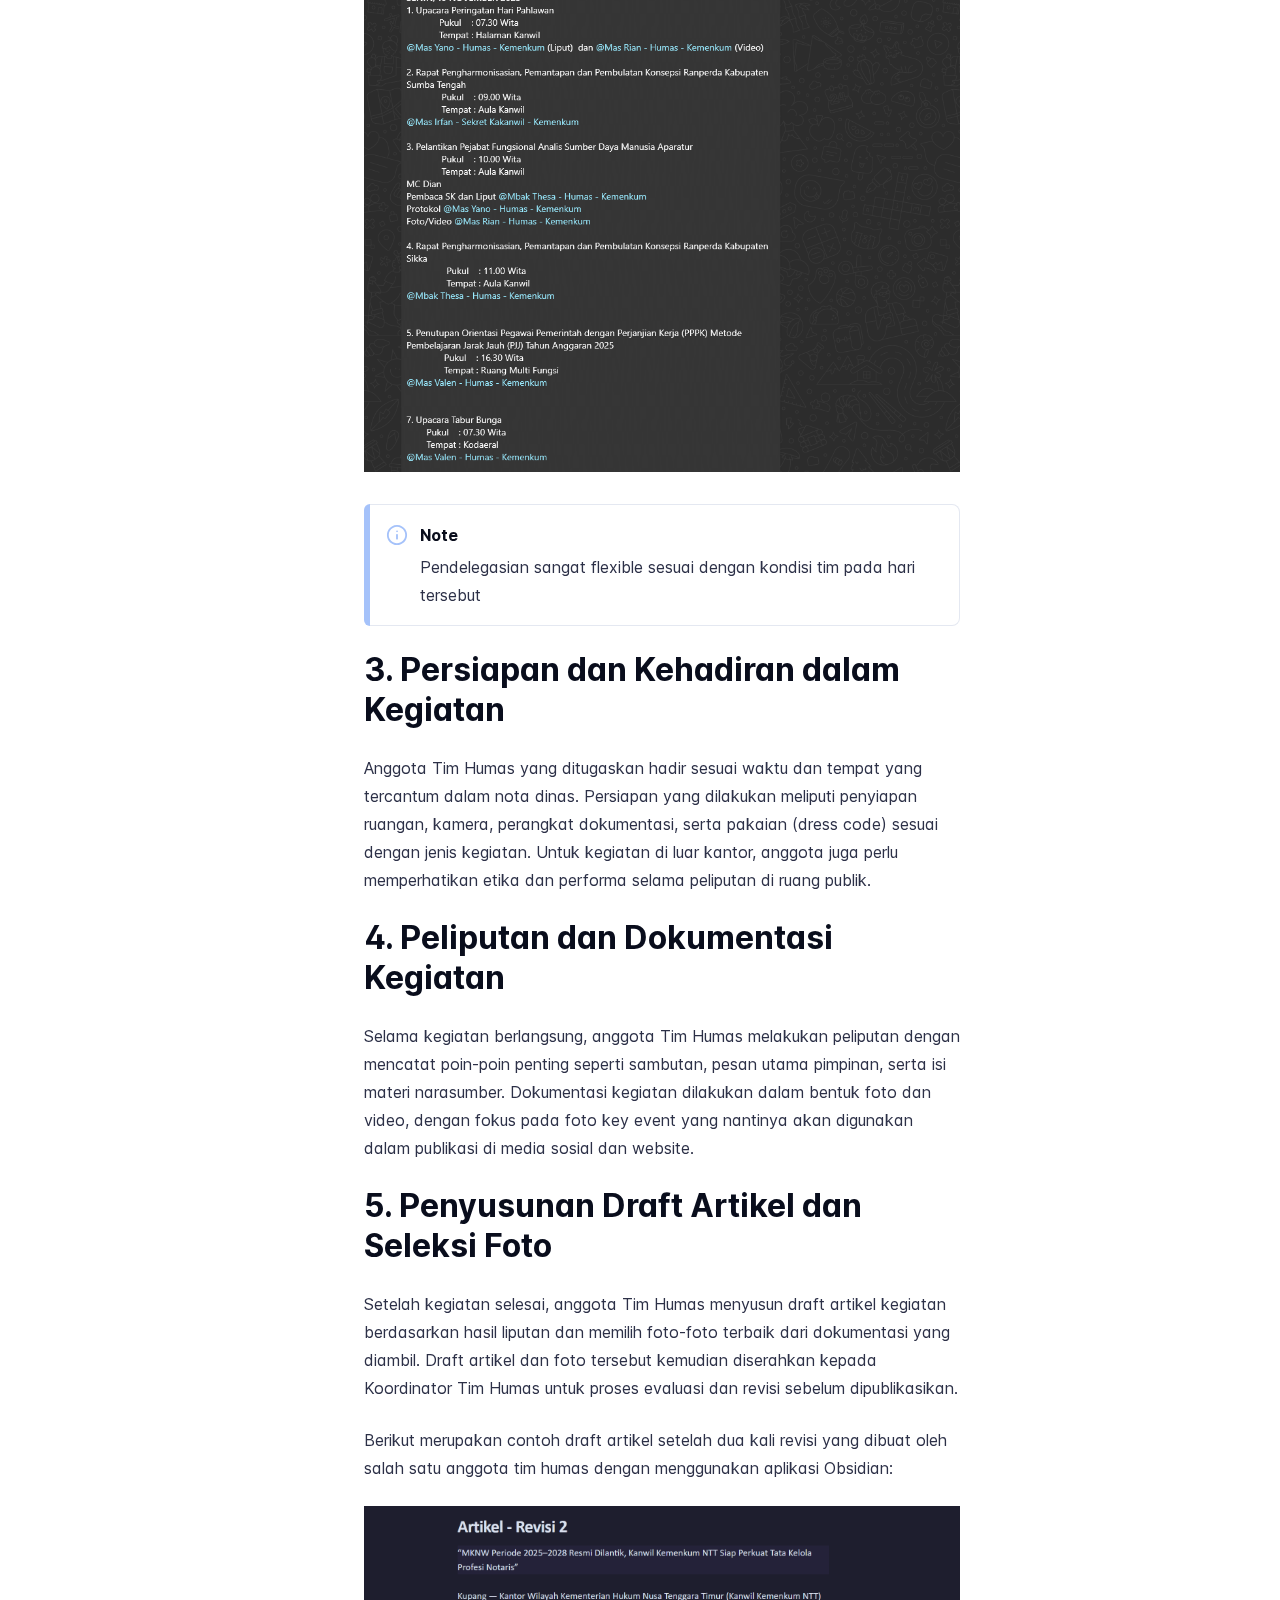
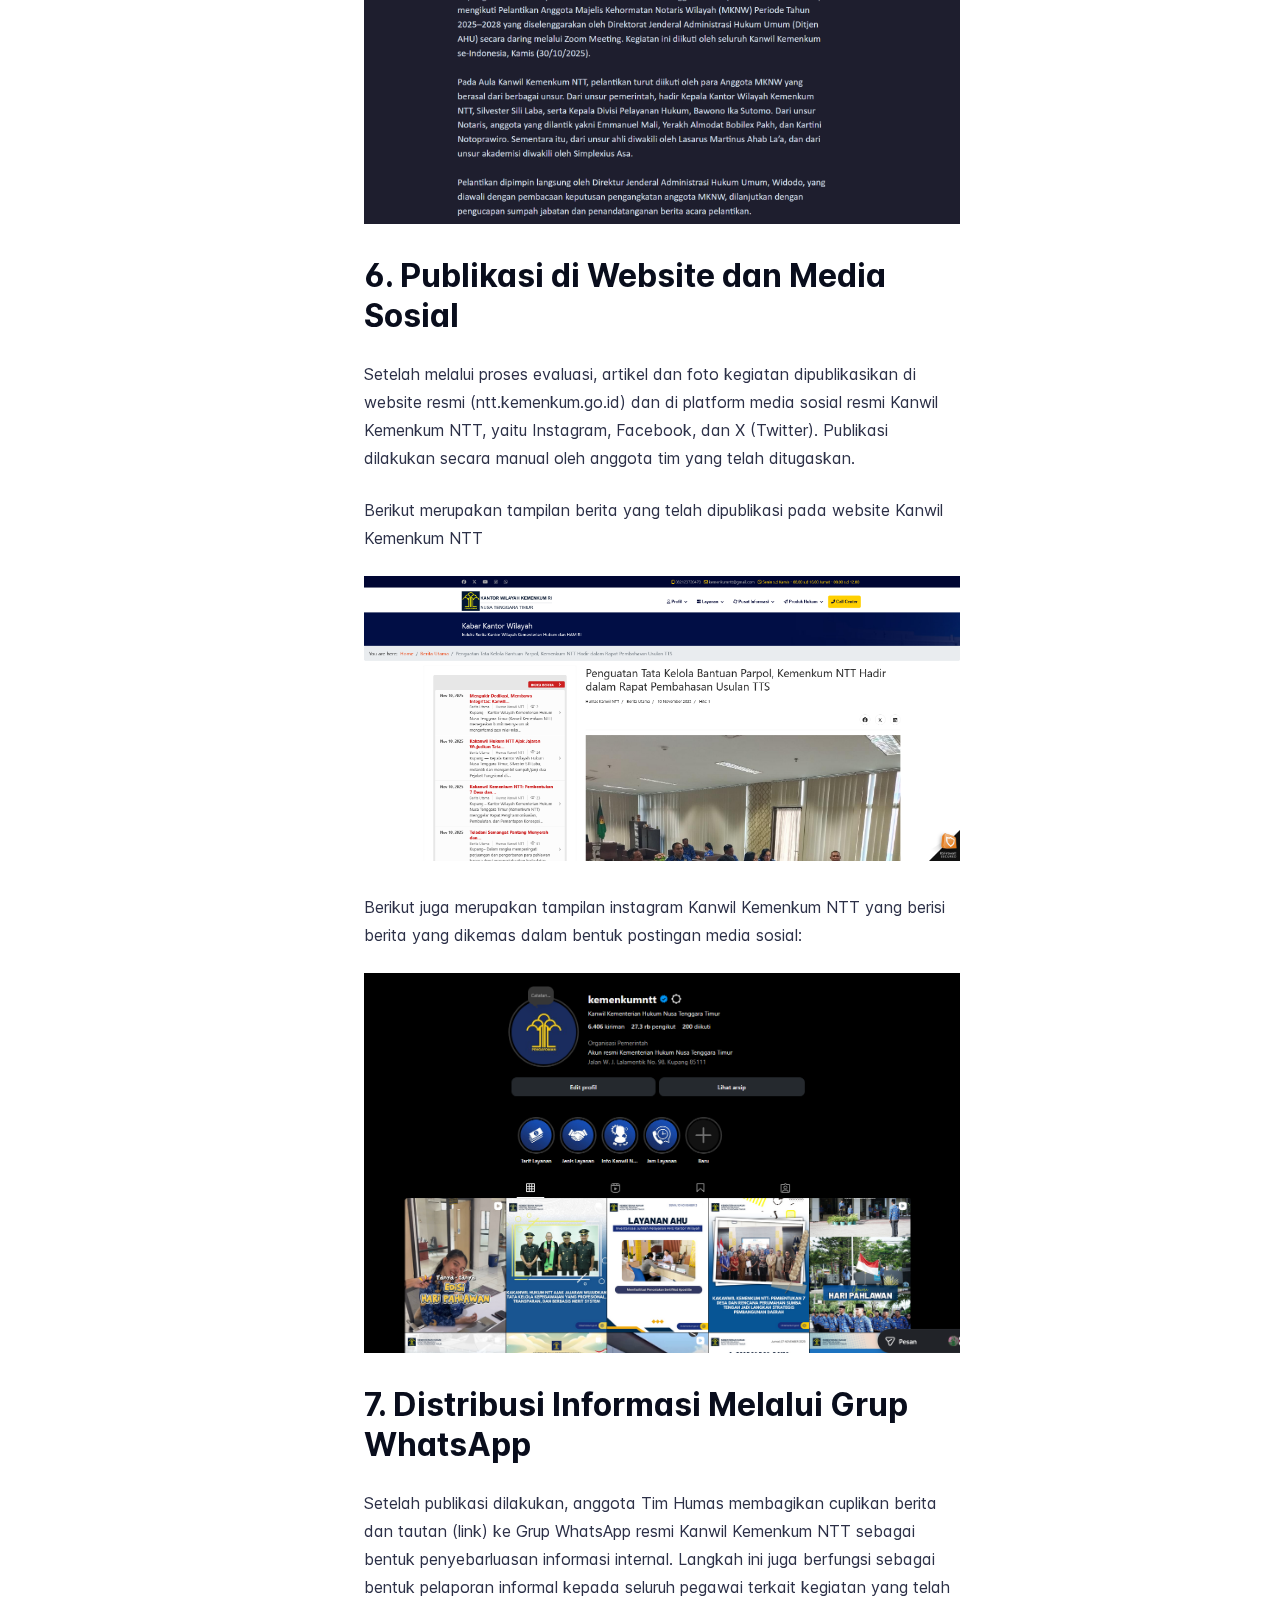
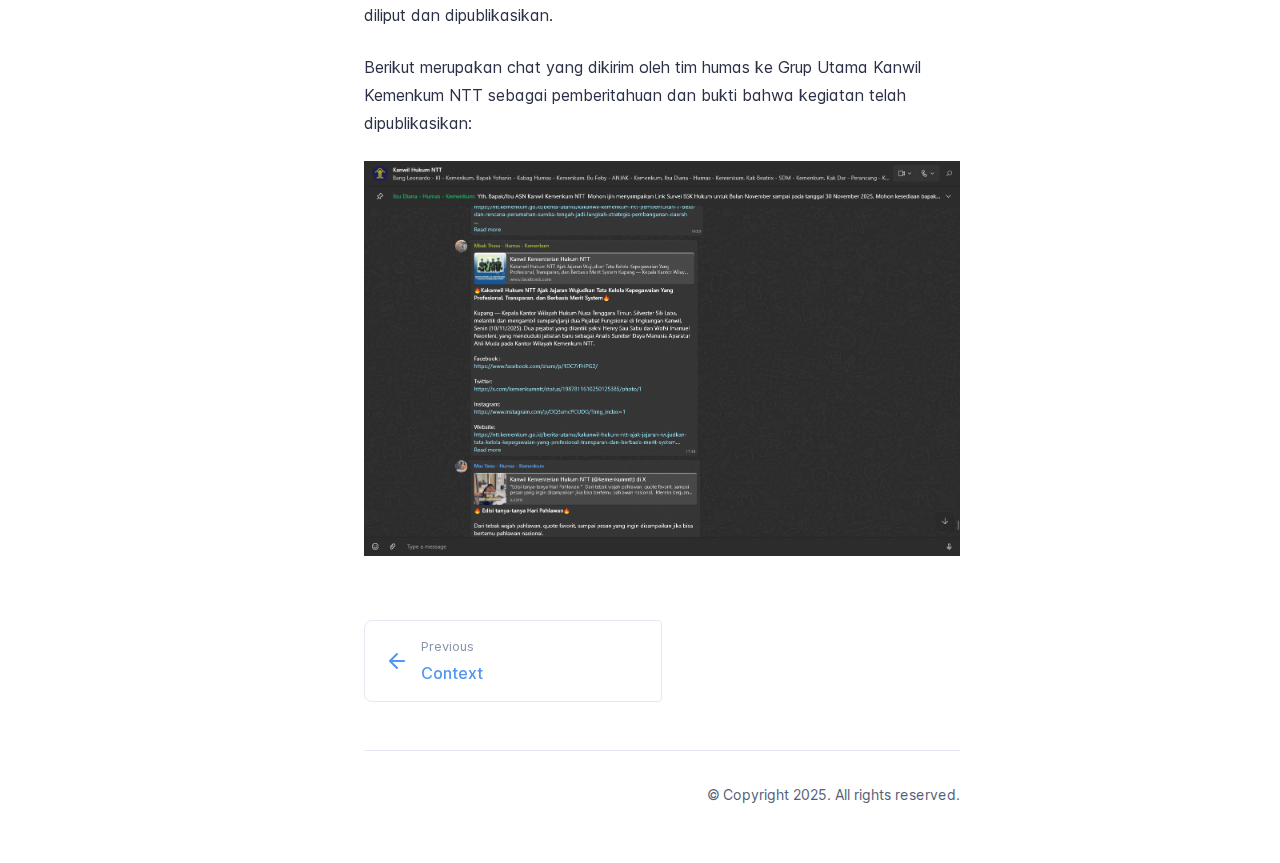
<file: docs/detail/index.html>
<!DOCTYPE html>
<html lang="en" class="h-full">
<head>
    <meta charset="UTF-8">
    <meta name="viewport" content="width=device-width,initial-scale=1">
    <meta name="turbo-root" content="/alur-publikasi-tim-humas">
    <meta name="turbo-cache-control" content="no-cache" data-turbo-track="reload" data-track-token="3.11.0.816102897593">

    <!-- See retype.com -->
    <meta name="generator" content="Retype 3.11.0">

    <!-- Primary Meta Tags -->
    <title>Detail</title>
    <meta name="title" content="Detail">
    <meta name="description" content="Berikut merupakan deskripsi langkah-langkah detail dari Alur Publikasi Berita Kegiatan dalam Tim Humas:">

    <!-- Canonical -->
    <link rel="canonical" href="https://irhasalif-kemenkum.github.io/alur-publikasi-tim-humas/detail/">

    <!-- Open Graph / Facebook -->
    <meta property="og:type" content="website">
    <meta property="og:url" content="https://irhasalif-kemenkum.github.io/alur-publikasi-tim-humas/detail/">
    <meta property="og:title" content="Detail">
    <meta property="og:description" content="Berikut merupakan deskripsi langkah-langkah detail dari Alur Publikasi Berita Kegiatan dalam Tim Humas:">
    <meta property="og:image" content="https://irhasalif-kemenkum.github.io/alur-publikasi-tim-humas/static/01-nota-dinas.png">

    <!-- Twitter -->
    <meta property="twitter:card" content="summary_large_image">
    <meta property="twitter:url" content="https://irhasalif-kemenkum.github.io/alur-publikasi-tim-humas/detail/">
    <meta property="twitter:title" content="Detail">
    <meta property="twitter:description" content="Berikut merupakan deskripsi langkah-langkah detail dari Alur Publikasi Berita Kegiatan dalam Tim Humas:">
    <meta property="twitter:image" content="https://irhasalif-kemenkum.github.io/alur-publikasi-tim-humas/static/01-nota-dinas.png">

    <script data-cfasync="false">(function(){var cl=document.documentElement.classList,ls=localStorage.getItem("retype_scheme"),hd=cl.contains("dark"),hl=cl.contains("light"),wm=window.matchMedia&&window.matchMedia("(prefers-color-scheme: dark)").matches;if(ls==="dark"||(!ls&&wm&&!hd&&!hl)){cl.remove("light");cl.add("dark")}else if(ls==="light"||(!ls&&!wm&&!hd&&!hl)){cl.remove("dark");cl.add("light")}})();</script>

    <link href="../resources/css/retype.css?v=3.11.0.816102897593" rel="stylesheet">

    <script data-cfasync="false" src="../resources/js/config.js?v=3.11.0.816102897593" data-turbo-eval="false" defer></script>
    <script data-cfasync="false" src="../resources/js/retype.js?v=3.11.0" data-turbo-eval="false" defer></script>
    <script id="lunr-js" data-cfasync="false" src="../resources/js/lunr.js?v=3.11.0.816102897593" data-turbo-eval="false" defer></script>
</head>
<body>
    <div id="retype-app" class="relative text-base antialiased text-base-text bg-base-bg font-body">
        <div class="absolute bottom-0 left-0" style="top: 5rem; right: 50%"></div>
    
        <header id="retype-header" class="sticky top-0 z-30 flex w-full h-16 bg-header-bg border-b border-header-border md:h-20">
            <div class="container relative flex items-center justify-between pr-6 grow md:justify-start">
                <!-- Mobile menu button skeleton -->
                <button v-cloak class="skeleton retype-mobile-menu-button flex items-center justify-center shrink-0 overflow-hidden dark:text-white focus:outline-none rounded-full w-10 h-10 ml-3.5 md:hidden"><svg xmlns="http://www.w3.org/2000/svg" class="mb-px shrink-0" width="24" height="24" viewBox="0 0 24 24" role="presentation" style="margin-bottom: 0px;"><g fill="currentColor"><path d="M2 4h20v2H2zM2 11h20v2H2zM2 18h20v2H2z"></path></g></svg></button>
                <div v-cloak id="retype-sidebar-left-toggle-button"></div>
        
                <!-- Logo -->
                <div class="flex items-center justify-between h-full py-2 md:w-75">
                    <div class="flex items-center px-2 md:px-6">
                        <a id="retype-branding-logo" href="../" class="flex items-center leading-snug text-xl">
                            <span class="dark:text-white font-bold line-clamp-1 md:line-clamp-2">Alur Kerja Publikasi</span>
                        </a><span id="retype-branding-label" class="inline-flex mt-1 px-2 py-1 ml-4 text-xs font-medium leading-none items-center rounded-md bg-branding-label-bg text-branding-label-text ring-1 ring-branding-label-border ring-inset md:inline-block">Docs</span>
                    </div>
        
                    <span class="hidden h-8 border-r md:inline-block border-base-border"></span>
                </div>
        
                <div class="flex justify-between md:grow">
                    <!-- Top Nav -->
                    <nav id="retype-header-nav" class="hidden md:flex">
                        <ul class="flex flex-col mb-4 md:pl-16 md:mb-0 md:flex-row md:items-center">
                            <li class="mr-6">
                                <a class="py-2 md:mb-0 inline-flex items-center text-sm whitespace-nowrap transition-colors duration-200 ease-linear md:text-header-text font-header-text-weight hover:text-header-text-hover" href="https://retype.com/guides/getting-started/">Getting Started</a>
                            </li>
        
                        </ul>
                    </nav>
        
                    <!-- Header Right Skeleton -->
                    <div v-cloak class="flex justify-end grow skeleton">
        
                        <!-- Search input mock -->
                        <div class="relative hidden w-40 lg:block lg:max-w-sm lg:ml-auto">
                            <div class="absolute flex items-center justify-center h-full pl-3 dark:text-dark-300">
                                <svg xmlns="http://www.w3.org/2000/svg" class="icon-base" width="16" height="16" viewBox="0 0 24 24" aria-labelledby="icon" role="presentation" style="margin-bottom: 1px;"><g fill="currentColor" ><path d="M21.71 20.29l-3.68-3.68A8.963 8.963 0 0020 11c0-4.96-4.04-9-9-9s-9 4.04-9 9 4.04 9 9 9c2.12 0 4.07-.74 5.61-1.97l3.68 3.68c.2.19.45.29.71.29s.51-.1.71-.29c.39-.39.39-1.03 0-1.42zM4 11c0-3.86 3.14-7 7-7s7 3.14 7 7c0 1.92-.78 3.66-2.04 4.93-.01.01-.02.01-.02.01-.01.01-.01.01-.01.02A6.98 6.98 0 0111 18c-3.86 0-7-3.14-7-7z" ></path></g></svg>
                            </div>
                            <input class="w-full h-10 placeholder-search-placeholder transition-colors duration-200 ease-in bg-search-bg border border-transparent rounded md:text-sm hover:border-search-border-hover focus:outline-none focus:border-search-border-focus" style="padding: 0.625rem 0.75rem 0.625rem 2rem" type="text" placeholder="Search">
                        </div>
        
                        <!-- Mobile search button -->
                        <div class="flex items-center justify-center w-10 h-10 lg:hidden">
                            <svg xmlns="http://www.w3.org/2000/svg" class="shrink-0 icon-base" width="20" height="20" viewBox="0 0 24 24" aria-labelledby="icon" role="presentation" style="margin-bottom: 0px;"><g fill="currentColor" ><path d="M21.71 20.29l-3.68-3.68A8.963 8.963 0 0020 11c0-4.96-4.04-9-9-9s-9 4.04-9 9 4.04 9 9 9c2.12 0 4.07-.74 5.61-1.97l3.68 3.68c.2.19.45.29.71.29s.51-.1.71-.29c.39-.39.39-1.03 0-1.42zM4 11c0-3.86 3.14-7 7-7s7 3.14 7 7c0 1.92-.78 3.66-2.04 4.93-.01.01-.02.01-.02.01-.01.01-.01.01-.01.02A6.98 6.98 0 0111 18c-3.86 0-7-3.14-7-7z" ></path></g></svg>
                        </div>
        
                        <!-- Dark mode switch placeholder -->
                        <div class="w-10 h-10 lg:ml-2"></div>
        
                        <!-- History button -->
                        <div class="flex items-center justify-center w-10 h-10" style="margin-right: -0.625rem;">
                            <svg xmlns="http://www.w3.org/2000/svg" class="shrink-0 icon-base" width="22" height="22" viewBox="0 0 24 24" aria-labelledby="icon" role="presentation" style="margin-bottom: 0px;"><g fill="currentColor" ><g ><path d="M12.01 6.01c-.55 0-1 .45-1 1V12a1 1 0 00.4.8l3 2.22a.985.985 0 001.39-.2.996.996 0 00-.21-1.4l-2.6-1.92V7.01c.02-.55-.43-1-.98-1z"></path><path d="M12.01 1.91c-5.33 0-9.69 4.16-10.05 9.4l-.29-.26a.997.997 0 10-1.34 1.48l1.97 1.79c.19.17.43.26.67.26s.48-.09.67-.26l1.97-1.79a.997.997 0 10-1.34-1.48l-.31.28c.34-4.14 3.82-7.41 8.05-7.41 4.46 0 8.08 3.63 8.08 8.09s-3.63 8.08-8.08 8.08c-2.18 0-4.22-.85-5.75-2.4a.996.996 0 10-1.42 1.4 10.02 10.02 0 007.17 2.99c5.56 0 10.08-4.52 10.08-10.08.01-5.56-4.52-10.09-10.08-10.09z"></path></g></g></svg>
                        </div>
                    </div>
        
                    <div v-cloak class="flex justify-end grow">
                        <div id="retype-mobile-search-button"></div>
                        <doc-search-desktop></doc-search-desktop>
        
                        <doc-theme-switch class="lg:ml-2"></doc-theme-switch>
                        <doc-history></doc-history>
                    </div>
                </div>
            </div>
        </header>
    
    
        <div id="retype-container" class="container relative flex bg-white">
            <!-- Sidebar Skeleton -->
            <div v-cloak class="fixed flex flex-col shrink-0 duration-300 ease-in-out bg-sidebar-left-bg border-sidebar-left-border sidebar top-20 w-75 border-r h-screen md:sticky transition-transform skeleton">
            
                <div class="flex items-center h-16 px-6">
                    <input class="w-full h-8 px-3 py-2 transition-colors duration-200 ease-linear bg-filter-bg border border-filter-border rounded shadow-none text-sm focus:outline-none focus:border-filter-border-focus" type="text" placeholder="Filter">
                </div>
            
                <div class="pl-6 mt-1 mb-4">
                    <div class="w-32 h-3 mb-4 bg-skeleton-bg rounded-full loading"></div>
                    <div class="w-48 h-3 mb-4 bg-skeleton-bg rounded-full loading"></div>
                    <div class="w-40 h-3 mb-4 bg-skeleton-bg rounded-full loading"></div>
                    <div class="w-32 h-3 mb-4 bg-skeleton-bg rounded-full loading"></div>
                    <div class="w-48 h-3 mb-4 bg-skeleton-bg rounded-full loading"></div>
                    <div class="w-40 h-3 mb-4 bg-skeleton-bg rounded-full loading"></div>
                </div>
            
                <div class="shrink-0 mt-auto bg-transparent dark:border-base-border">
                    <a class="flex items-center justify-center flex-nowrap h-16 text-gray-350 dark:text-dark-400 hover:text-gray-600 dark:hover:text-dark-300 transition-colors duration-150 ease-in docs-powered-by" target="_blank" href="https://retype.com/" rel="noopener">
                        <span class="text-xs whitespace-nowrap">Powered by</span>
                        <svg xmlns="http://www.w3.org/2000/svg" class="ml-2" fill="currentColor" width="96" height="20" overflow="visible"><path d="M0 0v20h13.59V0H0zm11.15 17.54H2.44V2.46h8.71v15.08zM15.8 20h2.44V4.67L15.8 2.22zM20.45 6.89V20h2.44V9.34z"/><g><path d="M40.16 8.44c0 1.49-.59 2.45-1.75 2.88l2.34 3.32h-2.53l-2.04-2.96h-1.43v2.96h-2.06V5.36h3.5c1.43 0 2.46.24 3.07.73s.9 1.27.9 2.35zm-2.48 1.1c.26-.23.38-.59.38-1.09 0-.5-.13-.84-.4-1.03s-.73-.28-1.39-.28h-1.54v2.75h1.5c.72 0 1.2-.12 1.45-.35zM51.56 5.36V7.2h-4.59v1.91h4.13v1.76h-4.13v1.92h4.74v1.83h-6.79V5.36h6.64zM60.09 7.15v7.48h-2.06V7.15h-2.61V5.36h7.28v1.79h-2.61zM70.81 14.64h-2.06v-3.66l-3.19-5.61h2.23l1.99 3.45 1.99-3.45H74l-3.19 5.61v3.66zM83.99 6.19c.65.55.97 1.4.97 2.55s-.33 1.98-1 2.51-1.68.8-3.04.8h-1.23v2.59h-2.06V5.36h3.26c1.42 0 2.45.28 3.1.83zm-1.51 3.65c.25-.28.37-.69.37-1.22s-.16-.92-.48-1.14c-.32-.23-.82-.34-1.5-.34H79.7v3.12h1.38c.68 0 1.15-.14 1.4-.42zM95.85 5.36V7.2h-4.59v1.91h4.13v1.76h-4.13v1.92H96v1.83h-6.79V5.36h6.64z"/></g></svg>
                    </a>
                </div>
            </div>
            
            <!-- Sidebar component -->
            <doc-sidebar v-cloak>
                <template #sidebar-footer>
                    <div class="shrink-0 mt-auto border-t md:bg-transparent md:border-none dark:border-base-border">
            
                        <div class="py-3 px-6 md:hidden border-b dark:border-base-border">
                            <nav>
                                <ul class="flex flex-wrap justify-center items-center">
                                    <li class="mr-6">
                                        <a class="block py-1 inline-flex items-center text-sm whitespace-nowrap transition-colors duration-200 ease-linear md:text-header-text font-header-text-weight hover:text-header-text-hover" href="https://retype.com/guides/getting-started/">Getting Started</a>
                                    </li>
            
                                </ul>
                            </nav>
                        </div>
            
                        <a class="flex items-center justify-center flex-nowrap h-16 text-gray-350 dark:text-dark-400 hover:text-gray-600 dark:hover:text-dark-300 transition-colors duration-150 ease-in docs-powered-by" target="_blank" href="https://retype.com/" rel="noopener">
                            <span class="text-xs whitespace-nowrap">Powered by</span>
                            <svg xmlns="http://www.w3.org/2000/svg" class="ml-2" fill="currentColor" width="96" height="20" overflow="visible"><path d="M0 0v20h13.59V0H0zm11.15 17.54H2.44V2.46h8.71v15.08zM15.8 20h2.44V4.67L15.8 2.22zM20.45 6.89V20h2.44V9.34z"/><g><path d="M40.16 8.44c0 1.49-.59 2.45-1.75 2.88l2.34 3.32h-2.53l-2.04-2.96h-1.43v2.96h-2.06V5.36h3.5c1.43 0 2.46.24 3.07.73s.9 1.27.9 2.35zm-2.48 1.1c.26-.23.38-.59.38-1.09 0-.5-.13-.84-.4-1.03s-.73-.28-1.39-.28h-1.54v2.75h1.5c.72 0 1.2-.12 1.45-.35zM51.56 5.36V7.2h-4.59v1.91h4.13v1.76h-4.13v1.92h4.74v1.83h-6.79V5.36h6.64zM60.09 7.15v7.48h-2.06V7.15h-2.61V5.36h7.28v1.79h-2.61zM70.81 14.64h-2.06v-3.66l-3.19-5.61h2.23l1.99 3.45 1.99-3.45H74l-3.19 5.61v3.66zM83.99 6.19c.65.55.97 1.4.97 2.55s-.33 1.98-1 2.51-1.68.8-3.04.8h-1.23v2.59h-2.06V5.36h3.26c1.42 0 2.45.28 3.1.83zm-1.51 3.65c.25-.28.37-.69.37-1.22s-.16-.92-.48-1.14c-.32-.23-.82-.34-1.5-.34H79.7v3.12h1.38c.68 0 1.15-.14 1.4-.42zM95.85 5.36V7.2h-4.59v1.91h4.13v1.76h-4.13v1.92H96v1.83h-6.79V5.36h6.64z"/></g></svg>
                        </a>
                    </div>
                </template>
            </doc-sidebar>
    
            <div class="grow min-w-0 bg-body-bg">
                <!-- Render "toolbar" template here on api pages --><!-- Render page content -->
                <div class="flex">
                    <div id="retype-main" class="min-w-0 p-4 grow md:px-16">
                        <main class="relative pb-12 lg:pt-2">
                            <div class="retype-markdown" id="retype-content">
                                <!-- Rendered if sidebar right is enabled -->
                                <div id="retype-sidebar-right-toggle"></div>
                                <!-- Page content  -->
<doc-anchor-target id="detail" class="break-words">
    <h1>
        <doc-anchor-trigger class="header-anchor-trigger" to="#detail">#</doc-anchor-trigger>
        <span>Detail</span>
    </h1>
</doc-anchor-target>
<p>Berikut merupakan deskripsi langkah-langkah detail dari Alur Publikasi Berita Kegiatan dalam Tim Humas:</p>
<doc-anchor-target id="1-penerimaan-nota-dinas-peliputan-kegiatan">
    <h2>
        <doc-anchor-trigger class="header-anchor-trigger" to="#1-penerimaan-nota-dinas-peliputan-kegiatan">#</doc-anchor-trigger>
        <span>1. Penerimaan Nota Dinas Peliputan Kegiatan</span>
    </h2>
</doc-anchor-target>
<p>Tim Humas menerima nota dinas berupa permohonan, permintaan, atau perintah peliputan dan publikasi kegiatan dari masing-masing divisi, bagian, atau pimpinan tinggi. Nota dinas tersebut menjadi dasar bagi Tim Humas untuk menindaklanjuti peliputan kegiatan sesuai jadwal yang tercantum.</p>
<p>Berikut merupakan contoh chat nota dinas yang diterima yang akan diterima oleh Koordinator Tim Humas:</p>
<p><figure class="content-center">
    <img src="../static/01-nota-dinas.png" alt="" class="rounded-image-rounded border-image-border border-image-border-width" />
    <figcaption class="caption"></figcaption>
</figure>
</p>
<doc-anchor-target id="2-delegasi-tugas-oleh-koordinator-tim-humas">
    <h2>
        <doc-anchor-trigger class="header-anchor-trigger" to="#2-delegasi-tugas-oleh-koordinator-tim-humas">#</doc-anchor-trigger>
        <span>2. Delegasi Tugas oleh Koordinator Tim Humas</span>
    </h2>
</doc-anchor-target>
<p>Setelah menerima nota dinas, Koordinator Tim Humas mendelegasikan tugas peliputan kegiatan kepada salah satu anggota Tim Humas. Penentuan anggota dilakukan dengan mempertimbangkan waktu, tempat, serta jenis kegiatan yang akan dilaksanakan.</p>
<ol>
<li>Jika kegiatan dilakukan di luar kantor dan dihadiri oleh Kepala Kantor Wilayah, maka penugasan diberikan kepada anggota tim yang dinilai mampu melakukan peliputan di ruang publik dan berinteraksi dengan berbagai pihak eksternal.</li>
<li>Jika kegiatan berlangsung di dalam kantor dan tidak dihadiri oleh pimpinan tinggi, tetapi dilaksanakan pada pagi hari atau hari WFA/weekend, maka prioritas diberikan kepada anggota yang dapat hadir dan meliput lebih cepat.</li>
<li>Untuk kegiatan yang memerlukan persiapan Zoom Meeting, Koordinator akan menunjuk anggota tim yang memiliki akses ke akun Zoom Meeting resmi Kanwil untuk menyiapkan aspek teknis sebelum acara dimulai.</li>
</ol>
<p>Berikut merupakan contoh chat delegasi tugas yang diberikan oleh Koordinator Tim Humas setiap paginya
<figure class="content-center">
    <img src="../static/02-delegasi.png" alt="" class="rounded-image-rounded border-image-border border-image-border-width" />
    <figcaption class="caption"></figcaption>
</figure>
</p>
<div class="flex mb-6">
    <div class="shrink-0 w-1.5 rounded-tl-lg rounded-bl-lg bg-callout-info"></div>
    <div class="flex w-full py-4 border border-l-0 rounded-tr-lg rounded-br-lg doc-callout bg-callout-base-bg border-callout-base-border" role="alert">
        <div class="flex items-center ml-4 h-7">
            <svg xmlns="http://www.w3.org/2000/svg" class="mb-px text-callout-info" width="22" height="22" viewBox="0 0 24 24" role="presentation">
                <g fill="currentColor"><g>
                    <path d="M12 1C5.93 1 1 5.93 1 12s4.93 11 11 11 11-4.93 11-11S18.07 1 12 1zm0 20c-4.96 0-9-4.04-9-9s4.04-9 9-9 9 4.04 9 9-4.04 9-9 9z"></path>
                    <path d="M12 11c-.55 0-1 .45-1 1v4c0 .55.45 1 1 1s1-.45 1-1v-4c0-.55-.45-1-1-1zM12.01 7c-.56 0-1 .45-1 1s.45 1 1 1 1-.45 1-1-.45-1-1-1z"></path>
                    <path fill="none" d="M0 0h24v24H0z"></path>
                </g></g>
            </svg>
        </div>
        <div class="pr-5 ml-3 w-full">
            <h5>Note</h5>
<p>Pendelegasian sangat flexible sesuai dengan kondisi tim pada hari tersebut</p>
        </div>
    </div>
</div>
<doc-anchor-target id="3-persiapan-dan-kehadiran-dalam-kegiatan">
    <h2>
        <doc-anchor-trigger class="header-anchor-trigger" to="#3-persiapan-dan-kehadiran-dalam-kegiatan">#</doc-anchor-trigger>
        <span>3. Persiapan dan Kehadiran dalam Kegiatan</span>
    </h2>
</doc-anchor-target>
<p>Anggota Tim Humas yang ditugaskan hadir sesuai waktu dan tempat yang tercantum dalam nota dinas. Persiapan yang dilakukan meliputi penyiapan ruangan, kamera, perangkat dokumentasi, serta pakaian (dress code) sesuai dengan jenis kegiatan. Untuk kegiatan di luar kantor, anggota juga perlu memperhatikan etika dan performa selama peliputan di ruang publik.</p>
<doc-anchor-target id="4-peliputan-dan-dokumentasi-kegiatan">
    <h2>
        <doc-anchor-trigger class="header-anchor-trigger" to="#4-peliputan-dan-dokumentasi-kegiatan">#</doc-anchor-trigger>
        <span>4. Peliputan dan Dokumentasi Kegiatan</span>
    </h2>
</doc-anchor-target>
<p>Selama kegiatan berlangsung, anggota Tim Humas melakukan peliputan dengan mencatat poin-poin penting seperti sambutan, pesan utama pimpinan, serta isi materi narasumber. Dokumentasi kegiatan dilakukan dalam bentuk foto dan video, dengan fokus pada foto key event yang nantinya akan digunakan dalam publikasi di media sosial dan website.</p>
<doc-anchor-target id="5-penyusunan-draft-artikel-dan-seleksi-foto">
    <h2>
        <doc-anchor-trigger class="header-anchor-trigger" to="#5-penyusunan-draft-artikel-dan-seleksi-foto">#</doc-anchor-trigger>
        <span>5. Penyusunan Draft Artikel dan Seleksi Foto</span>
    </h2>
</doc-anchor-target>
<p>Setelah kegiatan selesai, anggota Tim Humas menyusun draft artikel kegiatan berdasarkan hasil liputan dan memilih foto-foto terbaik dari dokumentasi yang diambil. Draft artikel dan foto tersebut kemudian diserahkan kepada Koordinator Tim Humas untuk proses evaluasi dan revisi sebelum dipublikasikan.</p>
<p>Berikut merupakan contoh draft artikel setelah dua kali revisi yang dibuat oleh salah satu anggota tim humas dengan menggunakan aplikasi Obsidian:</p>
<p><figure class="content-center">
    <img src="../static/05-draft-artikel.png" alt="" class="rounded-image-rounded border-image-border border-image-border-width" />
    <figcaption class="caption"></figcaption>
</figure>
</p>
<doc-anchor-target id="6-publikasi-di-website-dan-media-sosial">
    <h2>
        <doc-anchor-trigger class="header-anchor-trigger" to="#6-publikasi-di-website-dan-media-sosial">#</doc-anchor-trigger>
        <span>6. Publikasi di Website dan Media Sosial</span>
    </h2>
</doc-anchor-target>
<p>Setelah melalui proses evaluasi, artikel dan foto kegiatan dipublikasikan di website resmi (ntt.kemenkum.go.id) dan di platform media sosial resmi Kanwil Kemenkum NTT, yaitu Instagram, Facebook, dan X (Twitter). Publikasi dilakukan secara manual oleh anggota tim yang telah ditugaskan.</p>
<p>Berikut merupakan tampilan berita yang telah dipublikasi pada website Kanwil Kemenkum NTT</p>
<p><figure class="content-center">
    <img src="../static/06-2-website.png" alt="" class="rounded-image-rounded border-image-border border-image-border-width" />
    <figcaption class="caption"></figcaption>
</figure>
</p>
<p>Berikut juga merupakan tampilan instagram Kanwil Kemenkum NTT yang berisi berita yang dikemas dalam bentuk postingan media sosial:</p>
<p><figure class="content-center">
    <img src="../static/06-1-instagram.png" alt="" class="rounded-image-rounded border-image-border border-image-border-width" />
    <figcaption class="caption"></figcaption>
</figure>
</p>
<doc-anchor-target id="7-distribusi-informasi-melalui-grup-whatsapp">
    <h2>
        <doc-anchor-trigger class="header-anchor-trigger" to="#7-distribusi-informasi-melalui-grup-whatsapp">#</doc-anchor-trigger>
        <span>7. Distribusi Informasi Melalui Grup WhatsApp</span>
    </h2>
</doc-anchor-target>
<p>Setelah publikasi dilakukan, anggota Tim Humas membagikan cuplikan berita dan tautan (link) ke Grup WhatsApp resmi Kanwil Kemenkum NTT sebagai bentuk penyebarluasan informasi internal. Langkah ini juga berfungsi sebagai bentuk pelaporan informal kepada seluruh pegawai terkait kegiatan yang telah diliput dan dipublikasikan.</p>
<p>Berikut merupakan chat yang dikirim oleh tim humas ke Grup Utama Kanwil Kemenkum NTT sebagai pemberitahuan dan bukti bahwa kegiatan telah dipublikasikan:</p>
<p><figure class="content-center">
    <img src="../static/07-chat.png" alt="" class="rounded-image-rounded border-image-border border-image-border-width" />
    <figcaption class="caption"></figcaption>
</figure>
</p>

                                
                                <!-- Required only on API pages -->
                                <doc-toolbar-member-filter-no-results></doc-toolbar-member-filter-no-results>
                            </div>
                            <footer id="retype-content-footer" class="clear-both">
                            
                                <nav id="retype-nextprev" class="print:hidden flex mt-14">
                                    <div class="w-1/2">
                                        <a class="px-5 py-4 h-full flex items-center break-normal font-medium text-body-link border border-base-border hover:border-base-border-hover rounded-r rounded-l-lg transition-colors duration-150 relative hover:z-5" href="../context/">
                                            <svg xmlns="http://www.w3.org/2000/svg" class="mr-3" width="24" height="24" viewBox="0 0 24 24" fill="currentColor" overflow="visible"><path d="M19 11H7.41l5.29-5.29a.996.996 0 10-1.41-1.41l-7 7a1 1 0 000 1.42l7 7a1.024 1.024 0 001.42-.01.996.996 0 000-1.41L7.41 13H19c.55 0 1-.45 1-1s-.45-1-1-1z" /><path fill="none" d="M0 0h24v24H0z" /></svg>
                                            <span>
                                                <span class="block text-xs font-normal text-base-text-muted">Previous</span>
                                                <span class="block mt-1">Context</span>
                                            </span>
                                        </a>
                                    </div>
                            
                                    <div class="w-1/2">
                                    </div>
                                </nav>
                            </footer>
                        </main>
                
                        <div id="retype-page-footer" class="print:border-none border-t border-base-border pt-6 mb-8">
                            <footer class="flex flex-wrap items-center justify-between print:justify-center">
                                <div id="retype-footer-links" class="print:hidden">
                                    <ul class="flex flex-wrap items-center text-sm">
                                    </ul>
                                </div>
                                <div id="retype-copyright" class="print:justify-center py-2 text-footer-text font-footer-link-weight text-sm leading-relaxed"><p>© Copyright 2025. All rights reserved.</p></div>
                            </footer>
                        </div>
                    </div>
                
                    <!-- Rendered if sidebar right is enabled -->
                    <!-- Sidebar right skeleton-->
                    <div v-cloak class="fixed top-0 bottom-0 right-0 translate-x-full bg-sidebar-right-bg border-sidebar-right-border lg:sticky lg:border-l lg:shrink-0 lg:pt-6 lg:transform-none sm:w-1/2 lg:w-64 lg:z-0 md:w-104 sidebar-right skeleton">
                        <div class="pl-5">
                            <div class="w-32 h-3 mb-4 bg-skeleton-bg rounded-full loading"></div>
                            <div class="w-48 h-3 mb-4 bg-skeleton-bg rounded-full loading"></div>
                            <div class="w-40 h-3 mb-4 bg-skeleton-bg rounded-full loading"></div>
                        </div>
                    </div>
                
                    <!-- User should be able to hide sidebar right -->
                    <doc-sidebar-right v-cloak></doc-sidebar-right>
                </div>

            </div>
        </div>
    
        <doc-search-mobile></doc-search-mobile>
        <doc-back-to-top></doc-back-to-top>
    </div>


    <div id="retype-overlay-target"></div>

    <script data-cfasync="false">window.__DOCS__ = { "title": "Detail", level: 1, icon: "file", hasPrism: false, hasMermaid: false, hasMath: false, tocDepth: 23 }</script>
</body>
</html>
</file>
